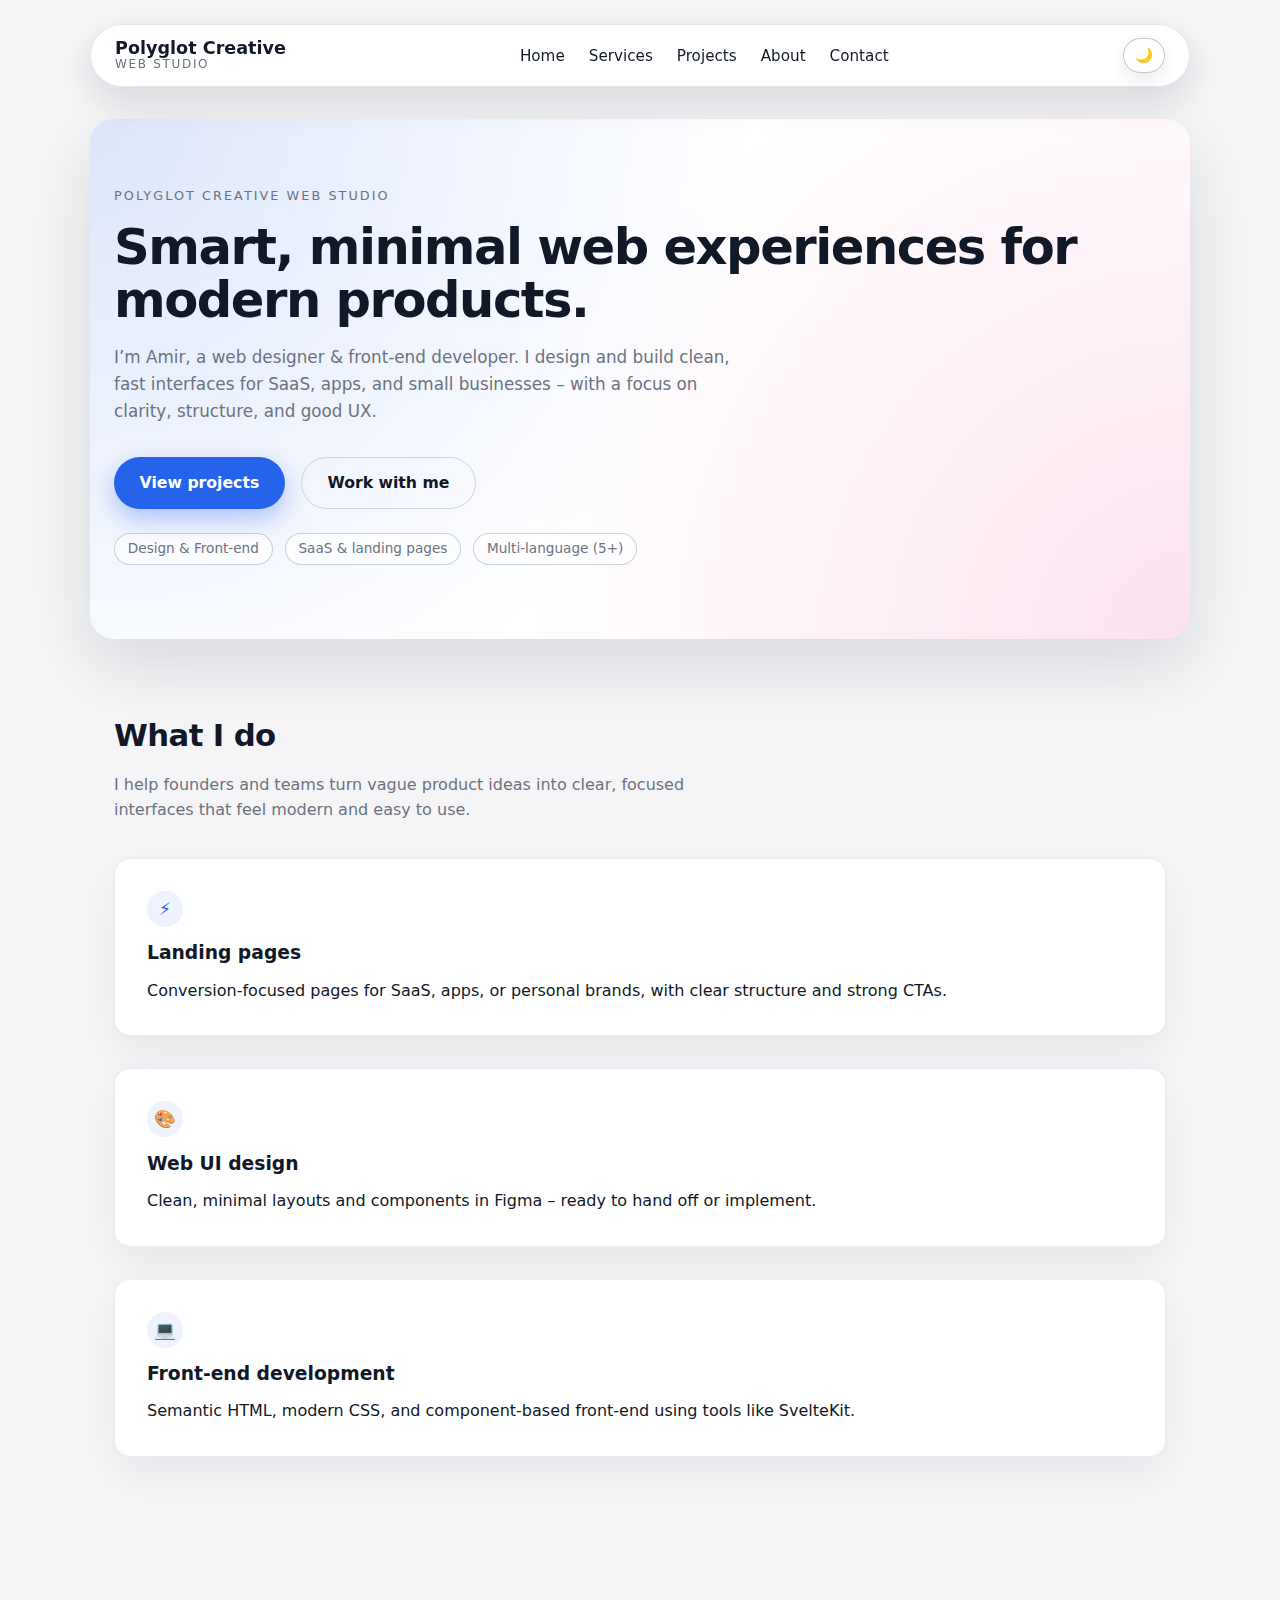
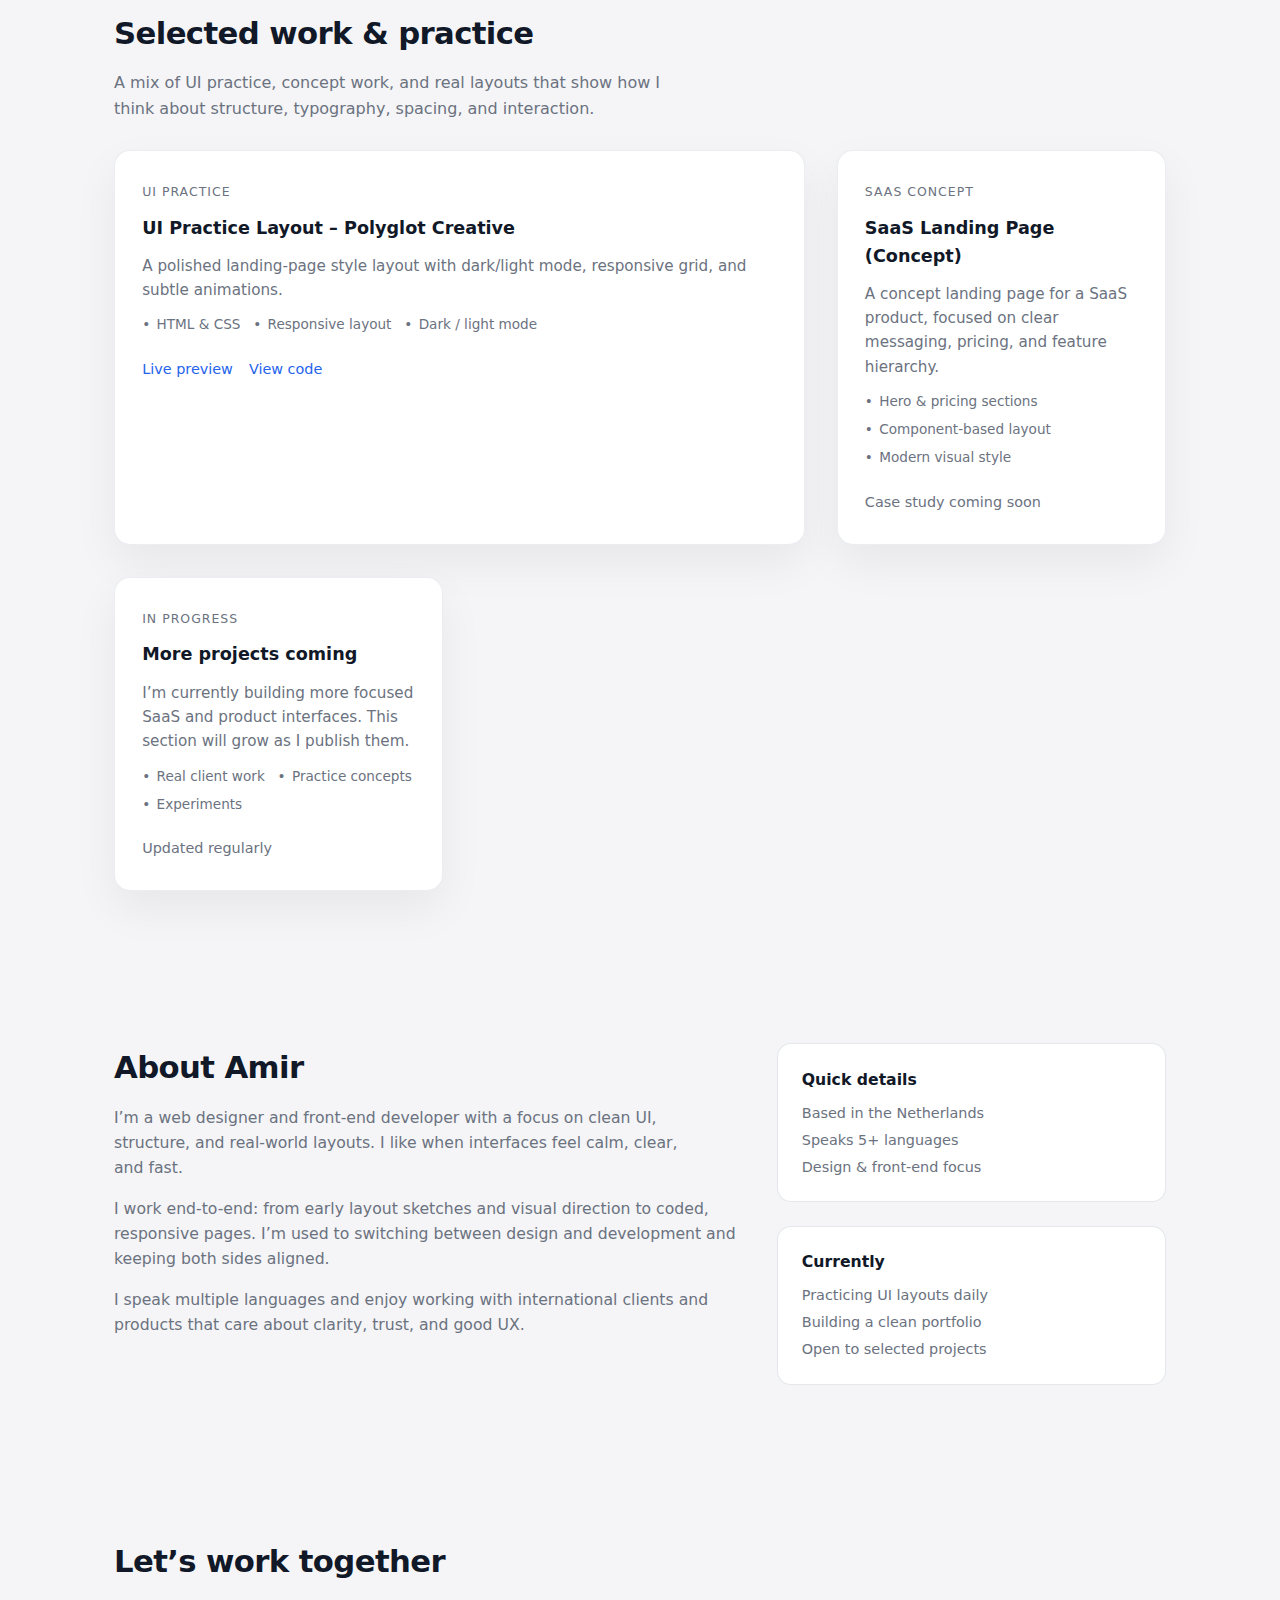
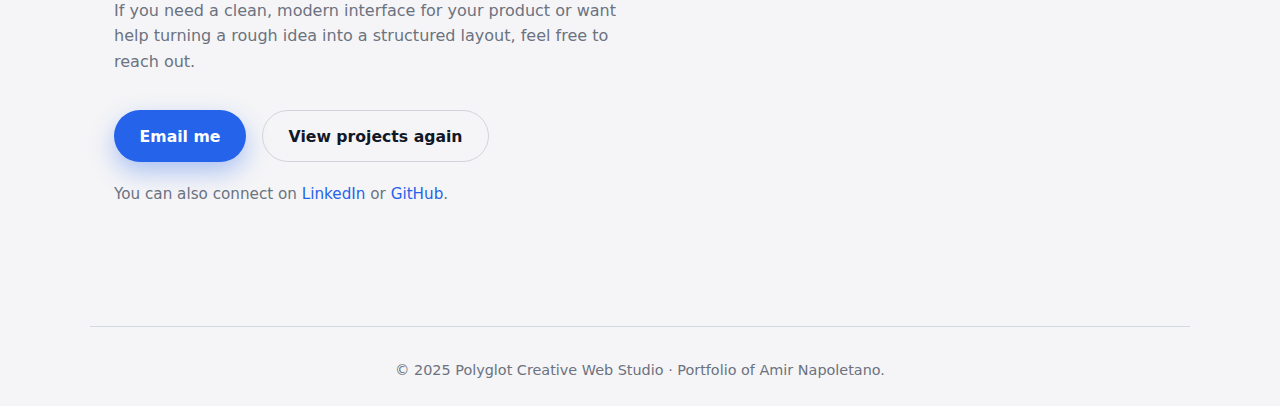
<file: index.html>
<!DOCTYPE html>
<html lang="en">
<head>
  <meta charset="UTF-8" />
  <meta name="viewport" content="width=device-width, initial-scale=1.0" />
  <title>Polyglot Creative Web Studio – Portfolio of Amir Napoletano</title>
  <link rel="stylesheet" href="style.css" />
  <script src="main.js" defer></script>
</head>
<body>
  <div class="page">
    <!-- NAVBAR -->
    <header class="site-header">
      <nav class="navbar">
        <div class="logo">
          <span class="logo-main">Polyglot Creative</span>
          <span class="logo-sub">Web Studio</span>
        </div>
        <ul class="nav-links">
          <li><a href="#hero">Home</a></li>
          <li><a href="#services">Services</a></li>
          <li><a href="#projects">Projects</a></li>
          <li><a href="#about">About</a></li>
          <li><a href="#contact">Contact</a></li>
        </ul>
        <button class="theme-toggle" type="button" aria-label="Toggle dark mode">🌙</button>
      </nav>
    </header>

    <main>
      <!-- HERO -->
      <section class="hero" id="hero">
        <p class="hero-kicker">Polyglot Creative Web Studio</p>
        <h1>Smart, minimal web experiences for modern products.</h1>
        <p class="hero-text">
          I’m Amir, a web designer &amp; front-end developer. I design and build clean, fast interfaces
          for SaaS, apps, and small businesses – with a focus on clarity, structure, and good UX.
        </p>
        <div class="hero-actions">
          <a href="#projects" class="cta">View projects</a>
          <a href="#contact" class="cta light">Work with me</a>
        </div>
        <div class="hero-meta">
          <span>Design &amp; Front-end</span>
          <span>SaaS &amp; landing pages</span>
          <span>Multi-language (5+)</span>
        </div>
      </section>

      <!-- SERVICES -->
      <section class="section services" id="services">
        <h2 class="section-title">What I do</h2>
        <p class="section-intro">
          I help founders and teams turn vague product ideas into clear, focused interfaces that feel
          modern and easy to use.
        </p>
        <div class="cards-grid">
          <article class="service-card">
            <!-- Small visual icon to quickly signal the type of service -->
            <div class="service-icon" aria-hidden="true">⚡</div>
            <h3>Landing pages</h3>
            <p>
              Conversion-focused pages for SaaS, apps, or personal brands, with clear structure and strong CTAs.
            </p>
          </article>
          <article class="service-card">
            <!-- Palette icon hinting at visual design work -->
            <div class="service-icon" aria-hidden="true">🎨</div>
            <h3>Web UI design</h3>
            <p>
              Clean, minimal layouts and components in Figma – ready to hand off or implement.
            </p>
          </article>
          <article class="service-card">
            <!-- Laptop icon to suggest coding / implementation work -->
            <div class="service-icon" aria-hidden="true">💻</div>
            <h3>Front-end development</h3>
            <p>
              Semantic HTML, modern CSS, and component-based front-end using tools like SvelteKit.
            </p>
          </article>
        </div>
      </section>

      <!-- PROJECTS -->
      <section class="section projects" id="projects">
        <h2 class="section-title">Selected work &amp; practice</h2>
        <p class="section-intro">
          A mix of UI practice, concept work, and real layouts that show how I think about structure, typography,
          spacing, and interaction.
        </p>
        <div class="cards-grid projects-grid">
          <!-- Featured project: shown larger on desktop to feel more like a case study -->
          <article class="project-card project-card--featured">
            <p class="project-tag">UI Practice</p>
            <h3 class="project-title">UI Practice Layout – Polyglot Creative</h3>
            <p class="project-description">
              A polished landing-page style layout with dark/light mode, responsive grid, and subtle animations.
            </p>
            <ul class="project-meta">
              <li>HTML &amp; CSS</li>
              <li>Responsive layout</li>
              <li>Dark / light mode</li>
            </ul>
            <div class="project-links">
              <!-- Live deployed version of the UI Practice layout -->
              <a href="https://ui-practice-fm5d4mxw5-amirdev98s-projects.vercel.app/" target="_blank" rel="noopener noreferrer">Live preview</a>
              <!-- GitHub repo with the source code for the UI Practice project -->
              <a href="https://github.com/amirnapoletano/ui-practice" target="_blank" rel="noopener noreferrer">View code</a>
            </div>
          </article>

          <!-- Placeholder for future project -->
          <article class="project-card">
            <p class="project-tag">SaaS Concept</p>
            <h3 class="project-title">SaaS Landing Page (Concept)</h3>
            <p class="project-description">
              A concept landing page for a SaaS product, focused on clear messaging, pricing, and feature hierarchy.
            </p>
            <ul class="project-meta">
              <li>Hero &amp; pricing sections</li>
              <li>Component-based layout</li>
              <li>Modern visual style</li>
            </ul>
            <div class="project-links">
              <span class="project-soon">Case study coming soon</span>
            </div>
          </article>

          <article class="project-card">
            <p class="project-tag">In progress</p>
            <h3 class="project-title">More projects coming</h3>
            <p class="project-description">
              I’m currently building more focused SaaS and product interfaces. This section will grow as I publish them.
            </p>
            <ul class="project-meta">
              <li>Real client work</li>
              <li>Practice concepts</li>
              <li>Experiments</li>
            </ul>
            <div class="project-links">
              <span class="project-soon">Updated regularly</span>
            </div>
          </article>
        </div>
      </section>

      <!-- ABOUT -->
      <section class="section about" id="about">
        <div class="about-main">
          <h2 class="section-title">About Amir</h2>
          <p class="section-intro">
            I’m a web designer and front-end developer with a focus on clean UI, structure, and real-world layouts.
            I like when interfaces feel calm, clear, and fast.
          </p>
          <p>
            I work end-to-end: from early layout sketches and visual direction to coded, responsive pages.
            I’m used to switching between design and development and keeping both sides aligned.
          </p>
          <p>
            I speak multiple languages and enjoy working with international clients and products that care about
            clarity, trust, and good UX.
          </p>
        </div>
        <aside class="about-side">
          <div class="about-block">
            <h3>Quick details</h3>
            <ul>
              <li>Based in the Netherlands</li>
              <li>Speaks 5+ languages</li>
              <li>Design &amp; front-end focus</li>
            </ul>
          </div>
          <div class="about-block">
            <h3>Currently</h3>
            <ul>
              <li>Practicing UI layouts daily</li>
              <li>Building a clean portfolio</li>
              <li>Open to selected projects</li>
            </ul>
          </div>
        </aside>
      </section>

      <!-- CONTACT -->
      <section class="section contact" id="contact">
        <h2 class="section-title">Let’s work together</h2>
        <p class="section-intro">
          If you need a clean, modern interface for your product or want help turning a rough idea into a structured
          layout, feel free to reach out.
        </p>
        <!-- Primary contact actions: direct email + a soft CTA to re-check projects -->
        <div class="contact-actions">
          <a class="cta" href="mailto:your@email.com">Email me</a>
          <a class="cta light" href="#projects">View projects again</a>
        </div>
        <!-- Secondary links: where people can learn more about you over time -->
        <p class="contact-note">
          You can also connect on <a href="#" target="_blank" rel="noopener noreferrer">LinkedIn</a> or
          <a href="#" target="_blank" rel="noopener noreferrer">GitHub</a>.
        </p>
      </section>
    </main>

    <footer class="footer">
      <p>© 2025 Polyglot Creative Web Studio · Portfolio of Amir Napoletano.</p>
    </footer>
  </div>
</body>
</html>
</file>
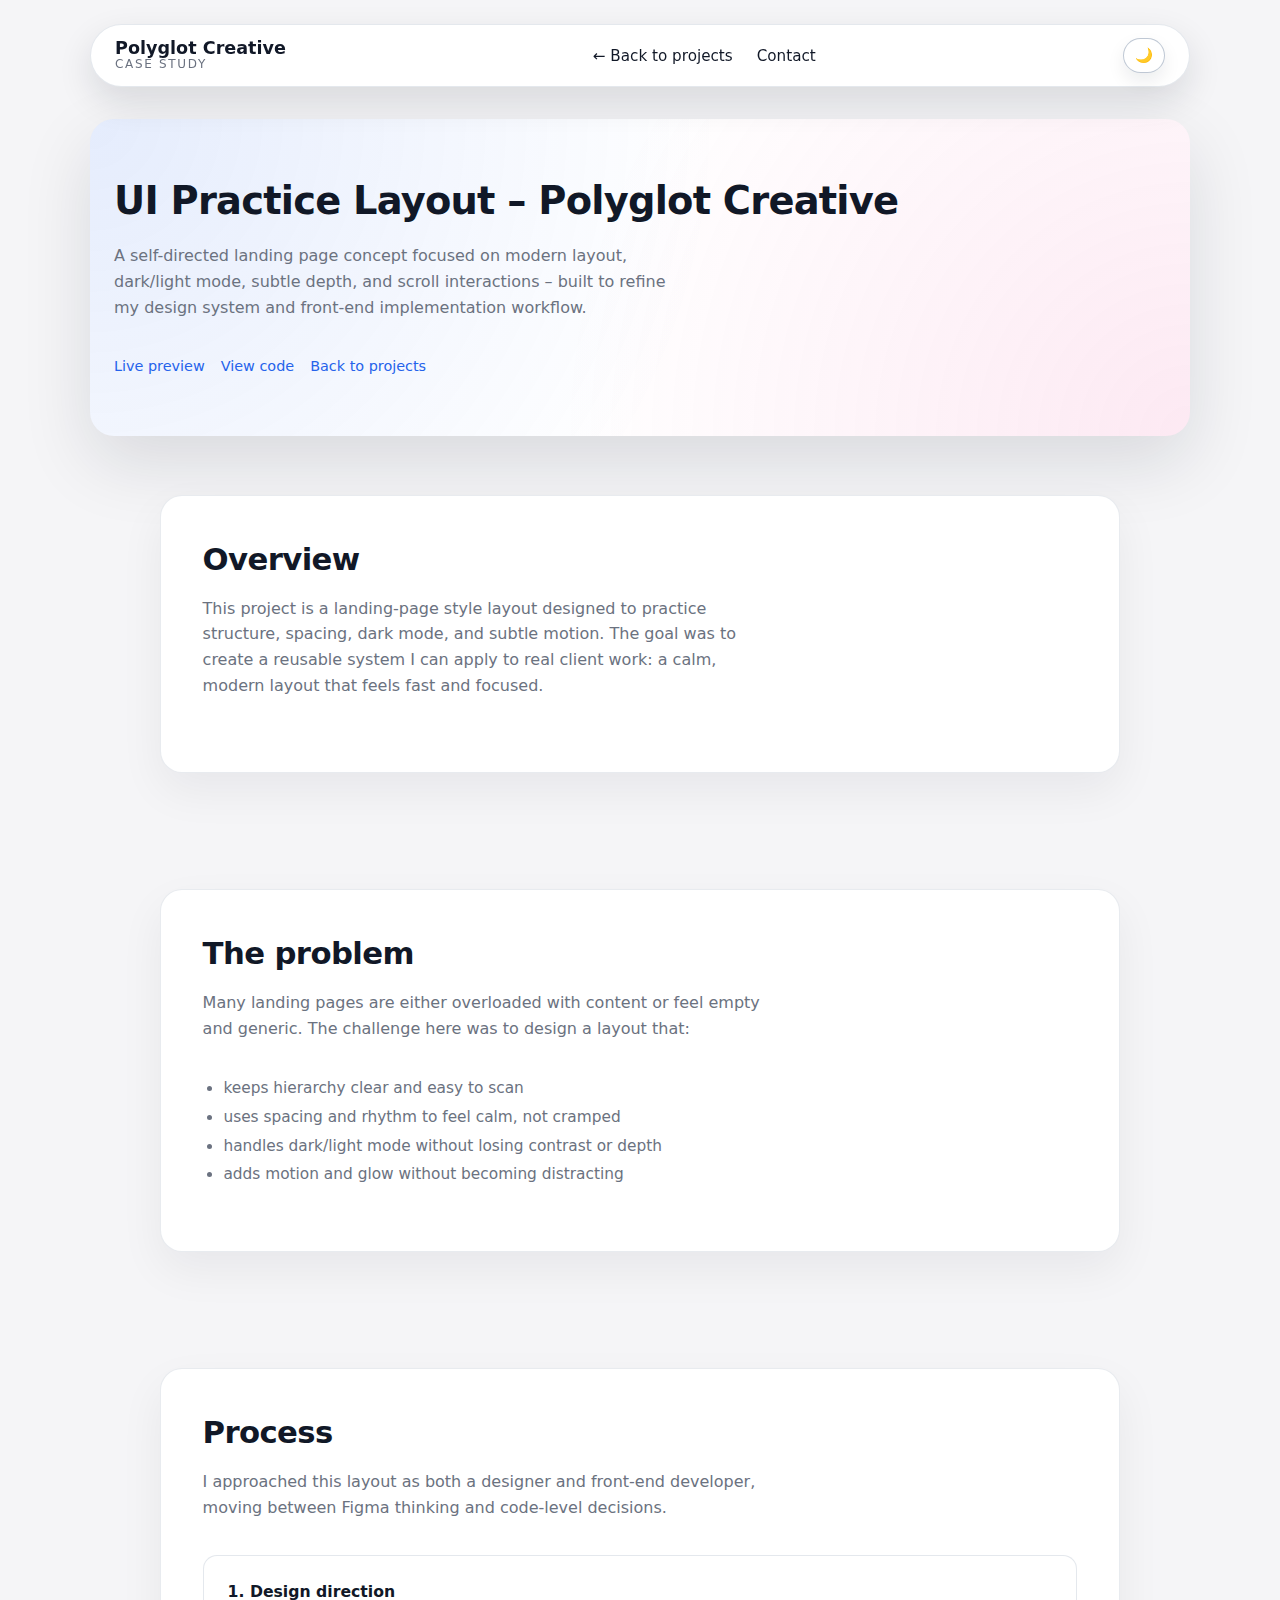
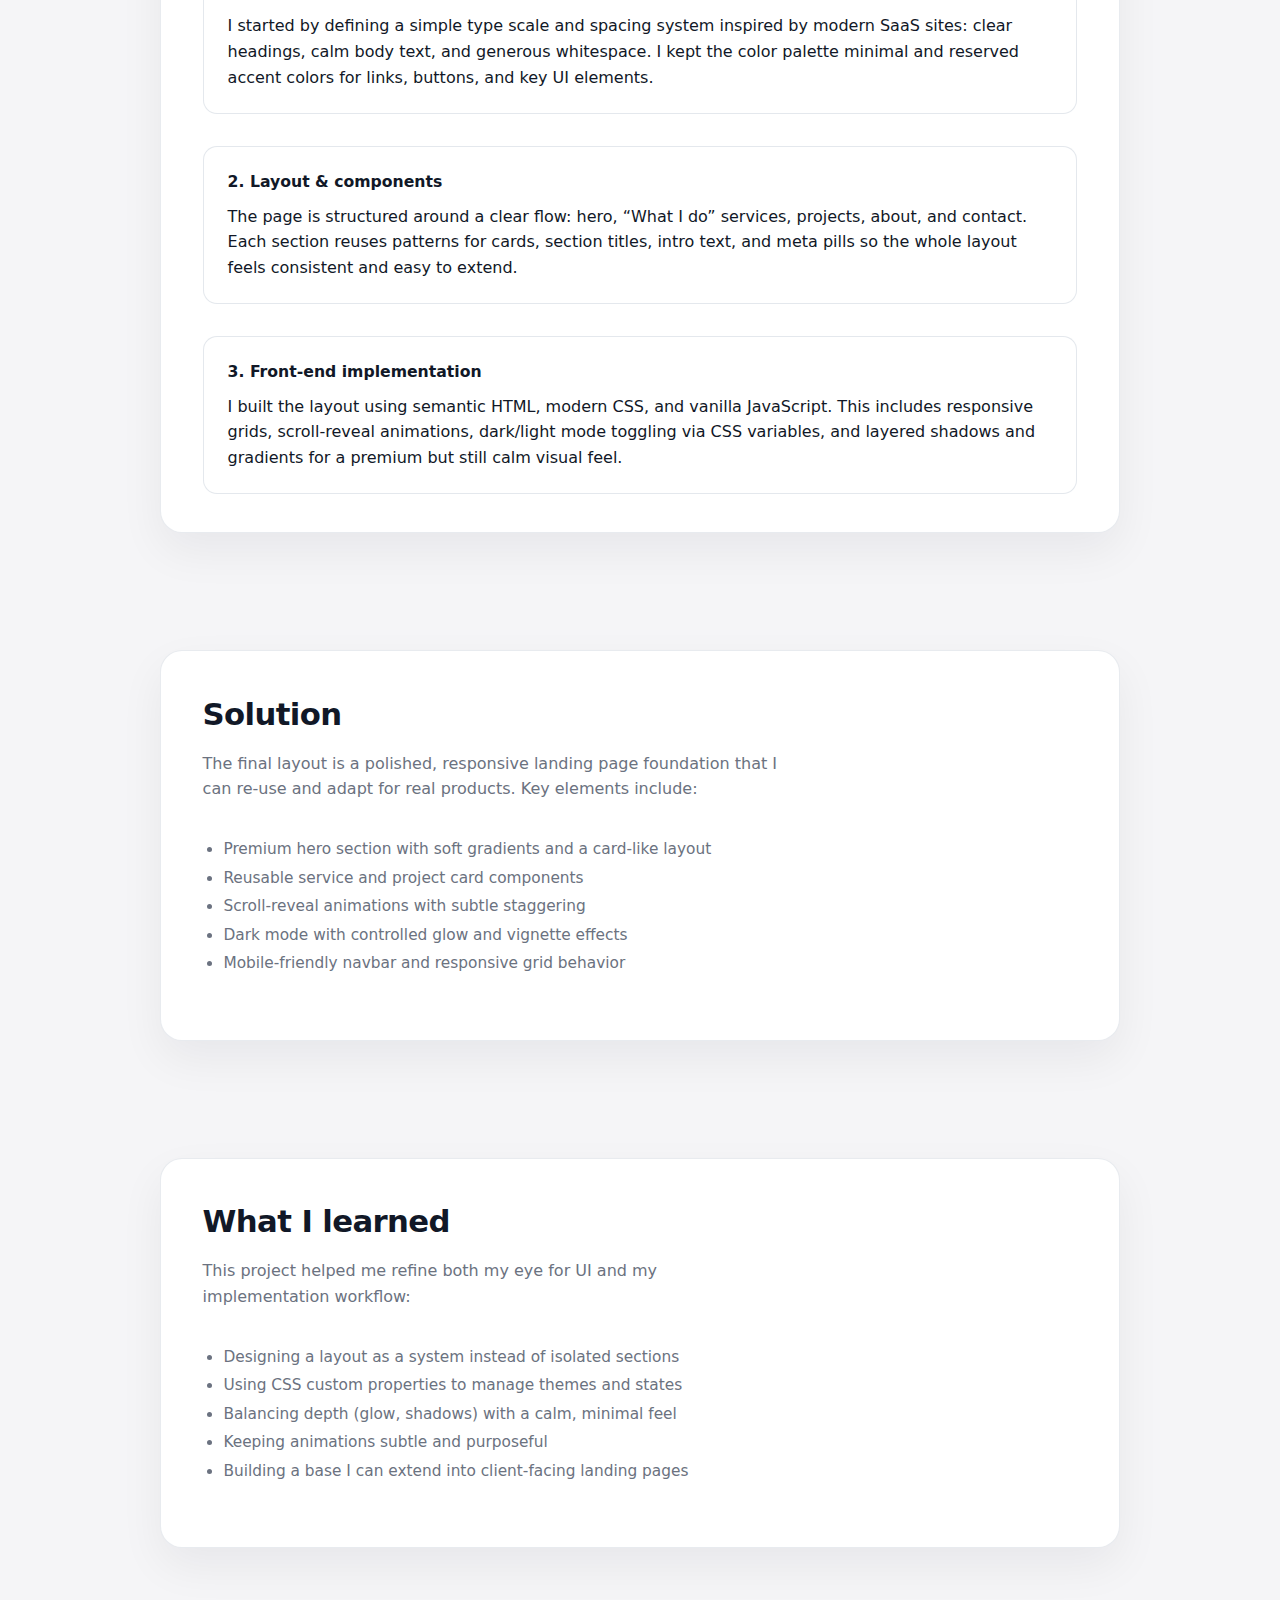
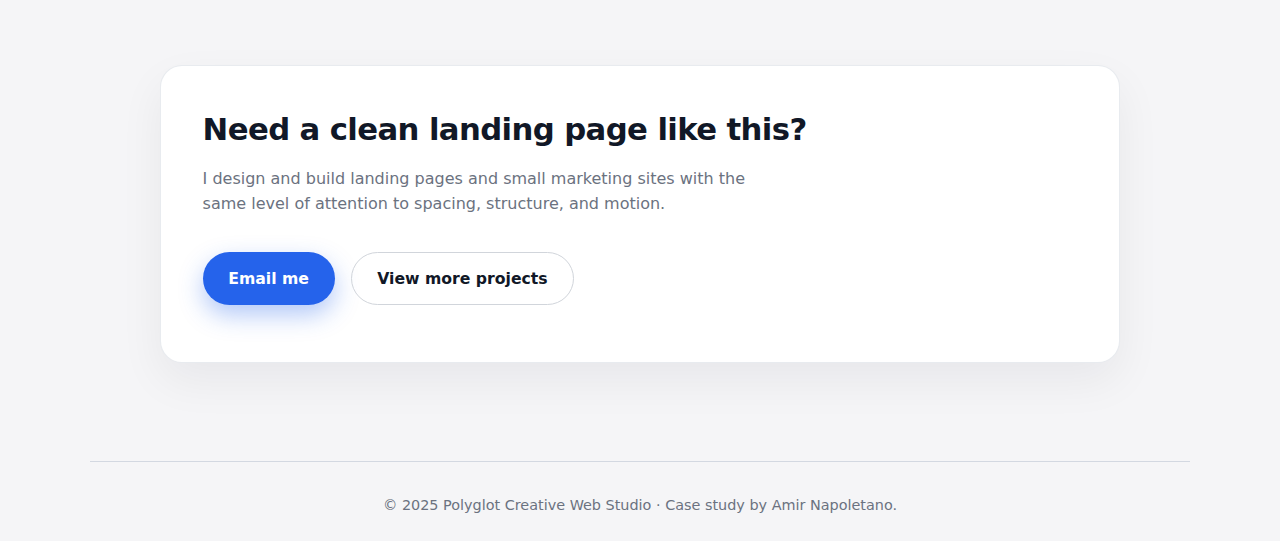
<file: case-study-ui-practice.html>
<!DOCTYPE html>
<html lang="en">
<head>
  <meta charset="UTF-8" />
  <meta name="viewport" content="width=device-width, initial-scale=1.0" />
  <title>Case Study – UI Practice Layout · Polyglot Creative</title>
  <link rel="stylesheet" href="style.css" />
  <script src="main.js" defer></script>
</head>
<body class="page-detail">
  <div class="page">
    <!-- Simple navbar reusing the same styles -->
    <header class="site-header">
      <nav class="navbar">
        <div class="logo">
          <span class="logo-main">Polyglot Creative</span>
          <span class="logo-sub">Case Study</span>
        </div>
        <ul class="nav-links">
          <li><a href="index.html#projects">← Back to projects</a></li>
          <li><a href="index.html#contact">Contact</a></li>
        </ul>
        <button class="theme-toggle" type="button" aria-label="Toggle dark mode">🌙</button>
      </nav>
    </header>

    <main>
      <!-- CASE STUDY HERO -->
      <section class="section">
        <h1 class="section-title">UI Practice Layout – Polyglot Creative</h1>
        <p class="section-intro">
          A self-directed landing page concept focused on modern layout, dark/light mode, subtle depth,
          and scroll interactions – built to refine my design system and front-end implementation workflow.
        </p>
        <div class="project-links">
          <a href="https://ui-practice-phi.vercel.app/" target="_blank" rel="noopener noreferrer">Live preview</a>
          <a href="https://github.com/amirnapoletano/ui-practice" target="_blank" rel="noopener noreferrer">View code</a>
          <a href="index.html#projects">Back to projects</a>
        </div>
      </section>

            <!-- OVERVIEW -->
      <section class="section">
        <div class="detail-block detail-block--left">
          <h2 class="section-title">Overview</h2>
          <p class="section-intro">
            This project is a landing-page style layout designed to practice structure, spacing, dark mode, and
            subtle motion. The goal was to create a reusable system I can apply to real client work: a calm,
            modern layout that feels fast and focused.
          </p>
        </div>
      </section>

            <!-- PROBLEM -->
      <section class="section">
        <div class="detail-block detail-block--right">
          <h2 class="section-title">The problem</h2>
          <p class="section-intro">
            Many landing pages are either overloaded with content or feel empty and generic. The challenge here was
            to design a layout that:
          </p>
          <ul class="detail-list">
            <li>keeps hierarchy clear and easy to scan</li>
            <li>uses spacing and rhythm to feel calm, not cramped</li>
            <li>handles dark/light mode without losing contrast or depth</li>
            <li>adds motion and glow without becoming distracting</li>
          </ul>
        </div>
      </section>

      <!-- PROCESS -->
      <section class="section">
        <div class="detail-block detail-block--left">
          <h2 class="section-title">Process</h2>
          <p class="section-intro">
            I approached this layout as both a designer and front-end developer, moving between Figma thinking
            and code-level decisions.
          </p>

        <div class="cards-grid">
          <article class="about-block">
            <h3>1. Design direction</h3>
            <p>
              I started by defining a simple type scale and spacing system inspired by modern SaaS sites:
              clear headings, calm body text, and generous whitespace. I kept the color palette minimal
              and reserved accent colors for links, buttons, and key UI elements.
            </p>
          </article>

          <article class="about-block">
            <h3>2. Layout & components</h3>
            <p>
              The page is structured around a clear flow: hero, “What I do” services, projects, about, and contact.
              Each section reuses patterns for cards, section titles, intro text, and meta pills so the whole layout
              feels consistent and easy to extend.
            </p>
          </article>

          <article class="about-block">
            <h3>3. Front-end implementation</h3>
            <p>
              I built the layout using semantic HTML, modern CSS, and vanilla JavaScript. This includes responsive
              grids, scroll-reveal animations, dark/light mode toggling via CSS variables, and layered shadows and
              gradients for a premium but still calm visual feel.
            </p>
          </article>
        </div>
        </div>
      </section>

      <!-- SOLUTION -->
      <section class="section">
        <div class="detail-block detail-block--right">
          <h2 class="section-title">Solution</h2>
          <p class="section-intro">
            The final layout is a polished, responsive landing page foundation that I can re-use and adapt for real
            products. Key elements include:
          </p>
        <ul class="detail-list">
          <li>Premium hero section with soft gradients and a card-like layout</li>
          <li>Reusable service and project card components</li>
          <li>Scroll-reveal animations with subtle staggering</li>
          <li>Dark mode with controlled glow and vignette effects</li>
          <li>Mobile-friendly navbar and responsive grid behavior</li>
        </ul>
        </div>
      </section>

      <!-- LEARNINGS -->
            <section class="section">
        <div class="detail-block detail-block--left">
          <h2 class="section-title">What I learned</h2>
          <p class="section-intro">
            This project helped me refine both my eye for UI and my implementation workflow:
          </p>
        <ul class="detail-list">
          <li>Designing a layout as a system instead of isolated sections</li>
          <li>Using CSS custom properties to manage themes and states</li>
          <li>Balancing depth (glow, shadows) with a calm, minimal feel</li>
          <li>Keeping animations subtle and purposeful</li>
          <li>Building a base I can extend into client-facing landing pages</li>
        </ul>
        </div>
      </section>

      <!-- CTA -->
      <section class="section">
        <div class="detail-block detail-block--center">
          <h2 class="section-title">Need a clean landing page like this?</h2>
          <p class="section-intro">
            I design and build landing pages and small marketing sites with the same level of attention to spacing,
            structure, and motion.
          </p>
        <div class="contact-actions">
          <a class="cta" href="mailto:amirnapoletano@gmail.com">Email me</a>
          <a class="cta light" href="index.html#projects">View more projects</a>
        </div>
        </div>
      </section>
    </main>

    <footer class="footer">
      <p>© 2025 Polyglot Creative Web Studio · Case study by Amir Napoletano.</p>
    </footer>
  </div>
</body>
</html>
</file>
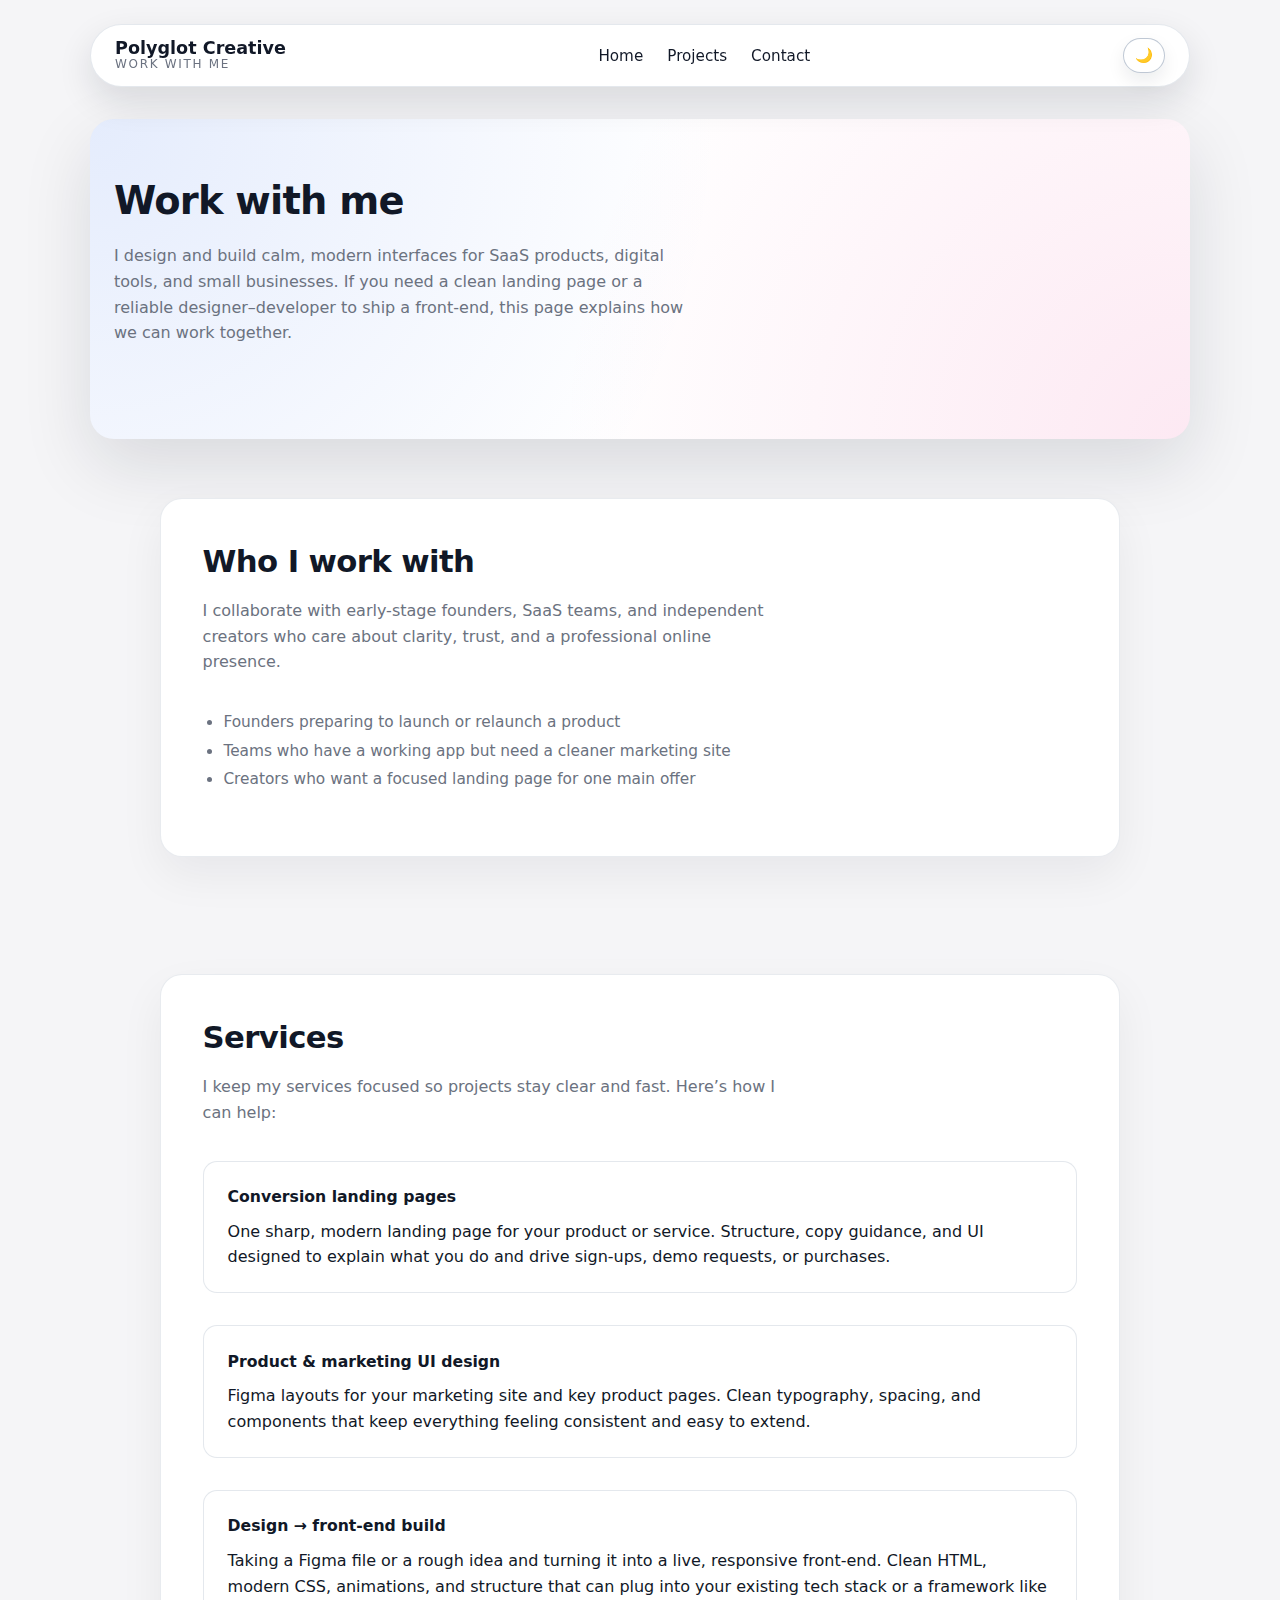
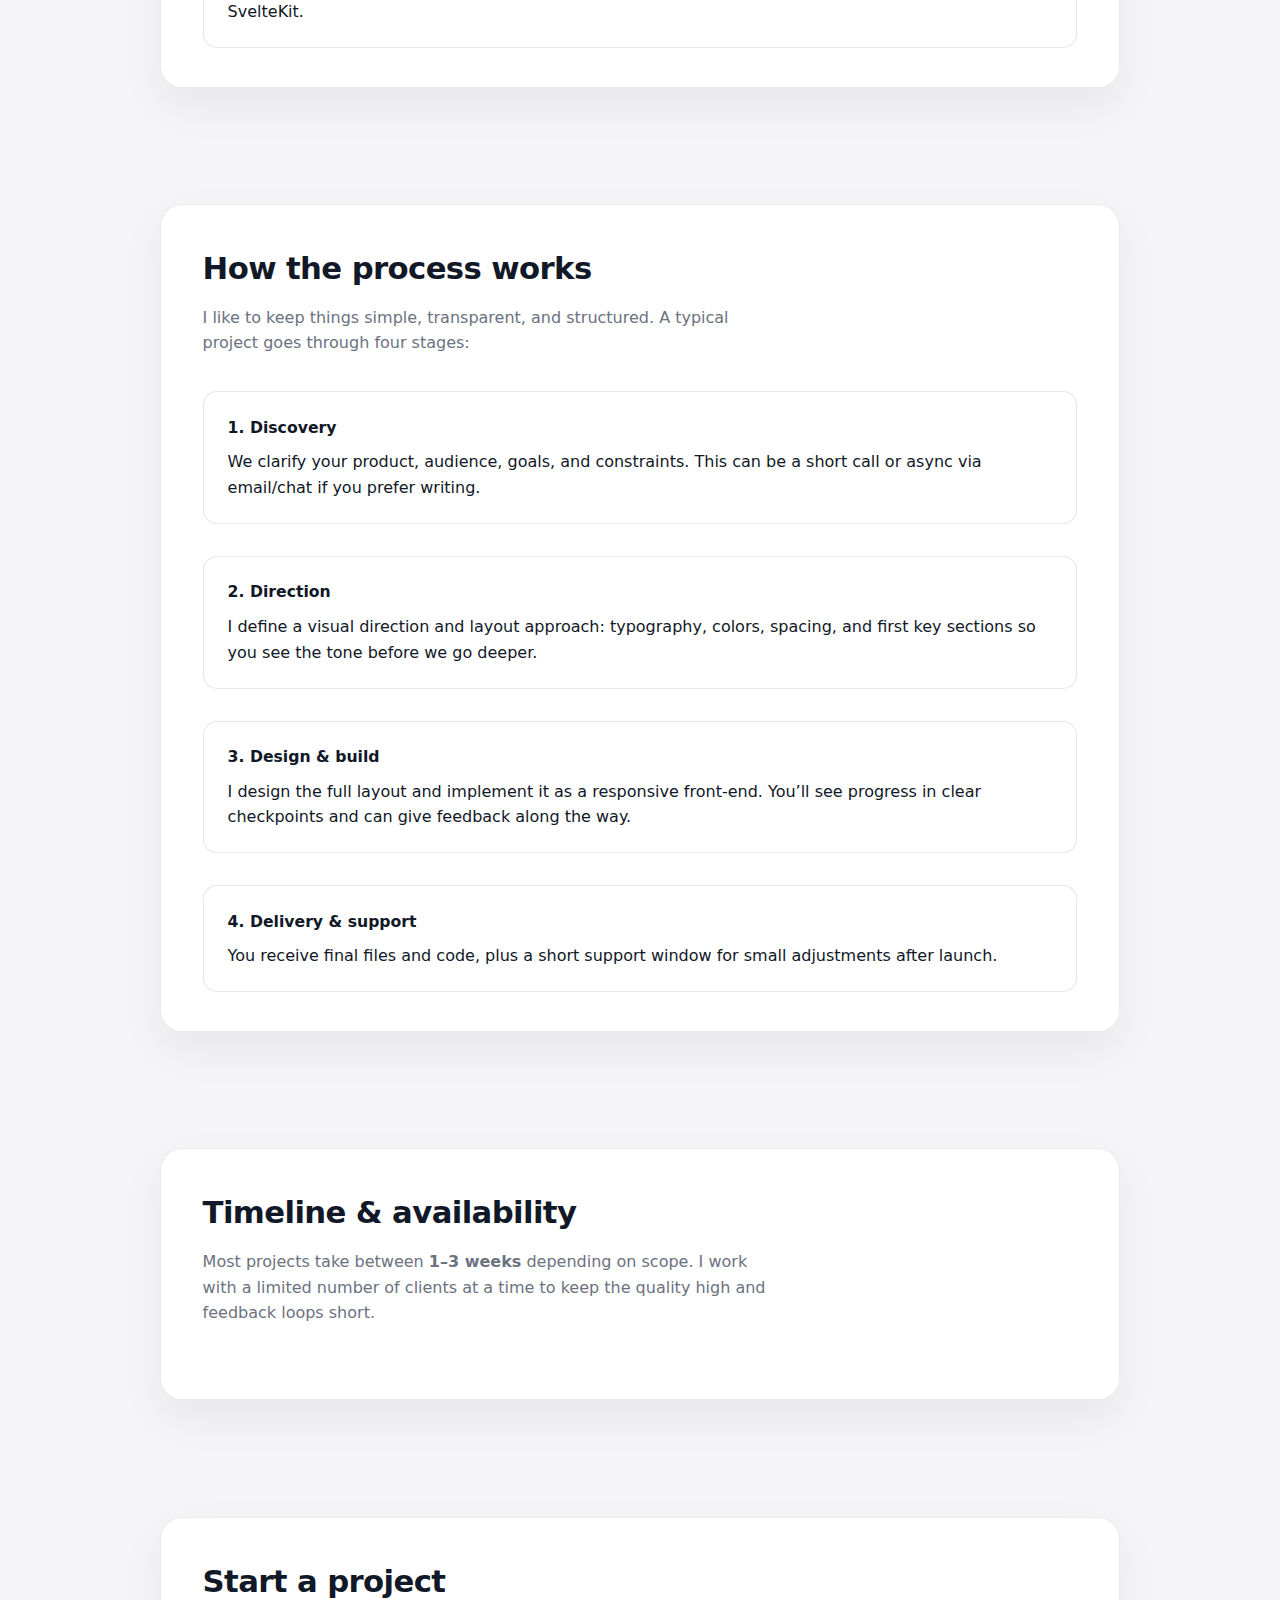
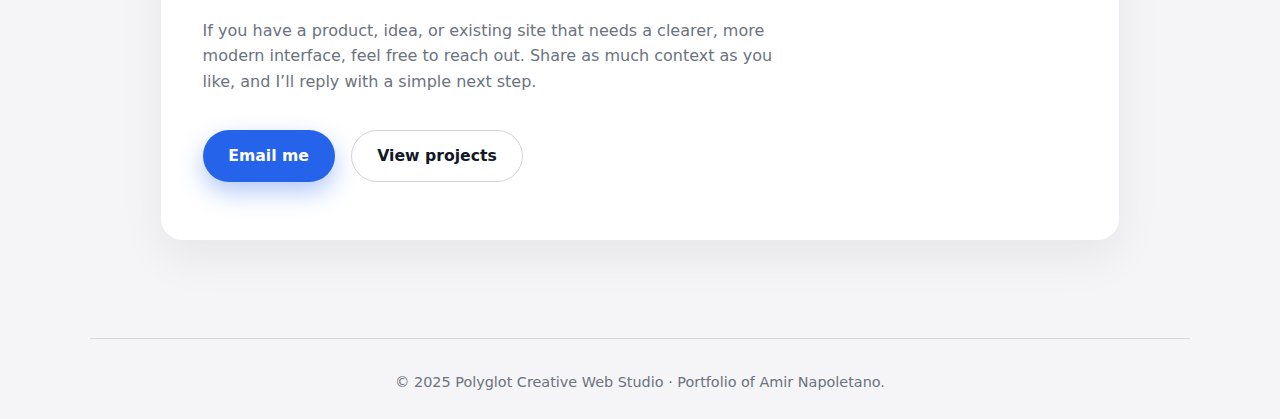
<file: work-with-me.html>
<!DOCTYPE html>
<html lang="en">
<head>
  <meta charset="UTF-8" />
  <meta name="viewport" content="width=device-width, initial-scale=1.0" />
  <title>Work With Me · Polyglot Creative</title>
  <link rel="stylesheet" href="style.css" />
  <script src="main.js" defer></script>
</head>
<body class="page-detail">
  <div class="page">
    <!-- NAVBAR (simple variation pointing back home) -->
    <header class="site-header">
      <nav class="navbar">
        <div class="logo">
          <span class="logo-main">Polyglot Creative</span>
          <span class="logo-sub">Work with me</span>
        </div>
        <ul class="nav-links">
          <li><a href="index.html#hero">Home</a></li>
          <li><a href="index.html#projects">Projects</a></li>
          <li><a href="index.html#contact">Contact</a></li>
        </ul>
        <button class="theme-toggle" type="button" aria-label="Toggle dark mode">🌙</button>
      </nav>
    </header>

    <main>
      <!-- HERO / INTRO -->
      <section class="section">
        <h1 class="section-title">Work with me</h1>
        <p class="section-intro">
          I design and build calm, modern interfaces for SaaS products, digital tools, and small businesses.
          If you need a clean landing page or a reliable designer–developer to ship a front-end, this page
          explains how we can work together.
        </p>
      </section>

      <!-- WHO I WORK WITH -->
      <section class="section">
        <div class="detail-block detail-block--left">
        <h2 class="section-title">Who I work with</h2>
        <p class="section-intro">
          I collaborate with early-stage founders, SaaS teams, and independent creators who care about clarity,
          trust, and a professional online presence.
        </p>
        <ul class="detail-list">
          <li>Founders preparing to launch or relaunch a product</li>
          <li>Teams who have a working app but need a cleaner marketing site</li>
          <li>Creators who want a focused landing page for one main offer</li>
        </ul>
        </div>
      </section>

      <!-- SERVICES SUMMARY -->
      <section class="section">
                <div class="detail-block detail-block--right">
        <h2 class="section-title">Services</h2>
        <p class="section-intro">
          I keep my services focused so projects stay clear and fast. Here’s how I can help:
        </p>
        <div class="cards-grid">
          <article class="about-block">
            <h3>Conversion landing pages</h3>
            <p>
              One sharp, modern landing page for your product or service. Structure, copy guidance, and UI designed
              to explain what you do and drive sign-ups, demo requests, or purchases.
            </p>
          </article>
          <article class="about-block">
            <h3>Product &amp; marketing UI design</h3>
            <p>
              Figma layouts for your marketing site and key product pages. Clean typography, spacing, and components
              that keep everything feeling consistent and easy to extend.
            </p>
          </article>
          <article class="about-block">
            <h3>Design → front-end build</h3>
            <p>
              Taking a Figma file or a rough idea and turning it into a live, responsive front-end. Clean HTML,
              modern CSS, animations, and structure that can plug into your existing tech stack or a framework
              like SvelteKit.
            </p>
          </article>
        </div>
        </div>
      </section>

      <!-- PROCESS -->
      <section class="section">
        <div class="detail-block detail-block--left">
        <h2 class="section-title">How the process works</h2>
        <p class="section-intro">
          I like to keep things simple, transparent, and structured. A typical project goes through four stages:
        </p>
        <div class="cards-grid">
          <article class="about-block">
            <h3>1. Discovery</h3>
            <p>
              We clarify your product, audience, goals, and constraints. This can be a short call or async via
              email/chat if you prefer writing.
            </p>
          </article>
          <article class="about-block">
            <h3>2. Direction</h3>
            <p>
              I define a visual direction and layout approach: typography, colors, spacing, and first key sections
              so you see the tone before we go deeper.
            </p>
          </article>
          <article class="about-block">
            <h3>3. Design &amp; build</h3>
            <p>
              I design the full layout and implement it as a responsive front-end. You’ll see progress in clear
              checkpoints and can give feedback along the way.
            </p>
          </article>
          <article class="about-block">
            <h3>4. Delivery &amp; support</h3>
            <p>
              You receive final files and code, plus a short support window for small adjustments after launch.
            </p>
          </article>
        </div>
        </div>
      </section>

      <!-- TIMELINE & AVAILABILITY -->
      <section class="section">
        <div class="detail-block detail-block--right">
        <h2 class="section-title">Timeline & availability</h2>
        <p class="section-intro">
          Most projects take between <strong>1–3 weeks</strong> depending on scope. I work with a limited number
          of clients at a time to keep the quality high and feedback loops short.
        </p>
        </div>
      </section>

      <!-- CTA -->
      <section class="section">
                <div class="detail-block detail-block--center">
        <h2 class="section-title">Start a project</h2>
        <p class="section-intro">
          If you have a product, idea, or existing site that needs a clearer, more modern interface, feel free
          to reach out. Share as much context as you like, and I’ll reply with a simple next step.
        </p>
        <div class="contact-actions">
          <a class="cta" href="mailto:amirnapoletano@gmail.com">Email me</a>
          <a class="cta light" href="index.html#projects">View projects</a>
        </div>
        </div>
      </section>
    </main>

    <footer class="footer">
      <p>© 2025 Polyglot Creative Web Studio · Portfolio of Amir Napoletano.</p>
    </footer>
  </div>
</body>
</html>
</file>
<file: style.css>
:root {
  --max-width: 1100px;
  --padding: 1.5rem;
  --font-main: system-ui, -apple-system, BlinkMacSystemFont, "SF Pro Text", sans-serif;

  --color-bg: #f5f5f7;
  --color-surface: #ffffff;
  --color-primary: #111827;
  --color-accent: #2563eb;
  --color-text-main: #111827;
  --color-text-muted: #6b7280;
}

*,
*::before,
*::after {
  box-sizing: border-box;
  margin: 0;
  padding: 0;
}

html {
  scroll-behavior: smooth;
}

body {
  font-family: var(--font-main);
  background: var(--color-bg);
  color: var(--color-text-main);
  padding: var(--padding);
  line-height: 1.6;
}

.page {
  max-width: var(--max-width);
  margin: 0 auto;
}

/* NAVBAR */

.site-header {
  position: sticky;
  top: 0.75rem;
  z-index: 20;
}

.navbar {
  display: flex;
  align-items: center;
  justify-content: space-between;
  gap: 1.5rem;
  padding: 0.8rem 1.5rem;
  border-radius: 999px;
  background-color: var(--color-surface);
  border: 1px solid rgba(148, 163, 184, 0.25);
  box-shadow: 0 14px 35px rgba(15, 23, 42, 0.12);
  backdrop-filter: blur(12px);
}

.logo {
  display: flex;
  flex-direction: column;
  line-height: 1.1;
}

.logo-main {
  font-weight: 700;
  font-size: 1.1rem;
}

.logo-sub {
  font-size: 0.75rem;
  letter-spacing: 0.14em;
  text-transform: uppercase;
  color: var(--color-text-muted);
}

.nav-links {
  display: flex;
  list-style: none;
  gap: 1.5rem;
}

.nav-links a {
  text-decoration: none;
  color: var(--color-text-main);
  font-weight: 500;
  position: relative;
  font-size: 0.95rem;
  transition: color 0.2s ease;
}

.nav-links a::after {
  content: "";
  position: absolute;
  left: 0;
  bottom: -0.3rem;
  width: 0;
  height: 2px;
  background: var(--color-accent);
  transition: width 0.2s ease;
}

.nav-links a:hover {
  color: var(--color-accent);
}

.nav-links a:hover::after {
  width: 100%;
}

.nav-links a:focus-visible {
  outline: 2px solid rgba(37, 99, 235, 0.9);
  outline-offset: 3px;
  border-radius: 999px;
}

.theme-toggle {
  border: 1px solid rgba(148, 163, 184, 0.6);
  background: rgba(255, 255, 255, 0.9);
  border-radius: 999px;
  padding: 0.3rem 0.7rem;
  font-size: 0.9rem;
  cursor: pointer;
  display: flex;
  align-items: center;
  justify-content: center;
  min-width: 2.2rem;
  min-height: 2.2rem;
  box-shadow: 0 8px 18px rgba(15, 23, 42, 0.08);
  transition: background-color 0.2s ease, color 0.2s ease, border-color 0.2s ease,
    box-shadow 0.2s ease, transform 0.1s ease;
}

.theme-toggle:hover {
  background: #e5e7eb;
  transform: translateY(-1px);
  box-shadow: 0 12px 26px rgba(15, 23, 42, 0.12);
}

/* HERO */

.hero {
  margin-top: 2rem;
  padding: 4.2rem 1.5rem 4.6rem;
  border-radius: 24px;
  background:
    radial-gradient(circle at top left, rgba(37, 99, 235, 0.16), transparent 55%),
    radial-gradient(circle at bottom right, rgba(236, 72, 153, 0.16), transparent 55%),
    var(--color-surface);
  box-shadow: 0 26px 70px rgba(15, 23, 42, 0.12);
  text-align: left;
}

.hero-kicker {
  font-size: 0.8rem;
  text-transform: uppercase;
  letter-spacing: 0.16em;
  color: var(--color-text-muted);
  margin-bottom: 0.9rem;
}

.hero h1 {
  font-size: clamp(2.2rem, 4vw, 3.1rem);
  letter-spacing: -0.03em;
  line-height: 1.08;
  margin-bottom: 1rem;
}

.hero-text {
  font-size: 1.05rem;
  max-width: 620px;
  color: var(--color-text-muted);
  margin-bottom: 2rem;
}

.hero-actions {
  display: flex;
  gap: 1rem;
  flex-wrap: wrap;
  margin-bottom: 1.5rem;
}

.hero-meta {
  display: flex;
  flex-wrap: wrap;
  gap: 0.75rem;
  font-size: 0.85rem;
  color: var(--color-text-muted);
}

.hero-meta span {
  border-radius: 999px;
  border: 1px solid rgba(148, 163, 184, 0.5);
  padding: 0.25rem 0.8rem;
  background: rgba(255, 255, 255, 0.7);
}

/* Improve hero pills visibility in dark mode */
body.dark .hero-meta span {
  background: rgba(15, 23, 42, 0.92);
  border-color: rgba(148, 163, 184, 0.75);
  color: var(--color-text-main);
}

/* CTAs */

.cta {
  display: inline-flex;
  align-items: center;
  justify-content: center;
  padding: 0.8rem 1.6rem;
  font-size: 0.98rem;
  font-weight: 600;
  background: var(--color-accent);
  color: #ffffff;
  border-radius: 999px;
  border: none;
  text-decoration: none;
  cursor: pointer;
  box-shadow: 0 10px 25px rgba(37, 99, 235, 0.35);
  transform: translateY(0);
  transition: background-color 0.2s ease, transform 0.2s ease, box-shadow 0.2s ease;
}

.cta:hover {
  background: #1d4ed8;
  transform: translateY(-2px);
  box-shadow: 0 14px 35px rgba(37, 99, 235, 0.45);
}

.cta:active {
  transform: translateY(0);
  box-shadow: 0 6px 18px rgba(37, 99, 235, 0.3);
  filter: brightness(0.96);
}

.cta.light {
  background: transparent;
  color: var(--color-primary);
  border: 1px solid #d1d5db;
  box-shadow: none;
}

.cta.light:hover {
  background: rgba(243, 244, 246, 0.95);
}

/* Dark mode – outlined CTA stays readable */
body.dark .cta.light {
  /* Keep it as an outline button on dark background */
  background: transparent;
  color: var(--color-text-main);              /* light text */
  border-color: rgba(148, 163, 184, 0.8);     /* slightly stronger border */
}

/* Dark mode hover: darker pill, still high contrast */
body.dark .cta.light:hover {
  background: rgba(15, 23, 42, 0.95);         /* deep navy pill */
  color: var(--color-text-main);              /* stay light text */
  border-color: rgba(148, 163, 184, 1);       /* a bit crisper on hover */
}

/* GENERIC SECTIONS */

.section {
  padding: 4.5rem 1.5rem 5rem;
}

.section-title {
  font-size: clamp(1.8rem, 2.4vw, 2.1rem);
  margin-bottom: 0.75rem;
  letter-spacing: -0.02em;
}

.section-intro {
  max-width: 580px;
  font-size: 1rem;
  color: var(--color-text-muted);
  margin-bottom: 2.2rem;
}

/* =========================================================
   DETAIL PAGES (case studies, Work With Me)
   ---------------------------------------------------------
   Applies to any page whose <body> has class="page-detail".
   Keeps things narrower, with a soft hero card at the top
   so it feels consistent with the main hero.
   ========================================================= */

body.page-detail .section {
  /* Slightly tighter vertical rhythm than homepage sections */
  padding-block: 3.2rem 3.6rem;
}

/* First section = hero-style card */
body.page-detail .section:first-of-type {
  margin-top: 2rem;
  border-radius: 24px;
  background:
    radial-gradient(circle at top left, rgba(37, 99, 235, 0.12), transparent 55%),
    radial-gradient(circle at bottom right, rgba(236, 72, 153, 0.12), transparent 55%),
    var(--color-surface);
  box-shadow: 0 26px 70px rgba(15, 23, 42, 0.12);
}

/* Dark-mode version of that hero card */
body.dark.page-detail .section:first-of-type {
  background:
    radial-gradient(circle at 20% 0%, rgba(56, 189, 248, 0.18), transparent 65%),
    radial-gradient(circle at 80% 100%, rgba(244, 114, 182, 0.16), transparent 65%),
    rgba(2, 6, 23, 0.96);
  box-shadow:
    0 40px 90px rgba(0, 0, 0, 0.7),
    0 0 120px rgba(56, 189, 248, 0.12);
}

/* Make the very first heading feel a bit more "hero" */
body.page-detail .section:first-of-type .section-title {
  font-size: clamp(2.1rem, 3vw, 2.6rem);
}

/* Detail-page lists: vertical, calm, readable */
.detail-list {
  list-style: disc;
  padding-left: 1.3rem;
  margin-bottom: 1.6rem;
  font-size: 0.96rem;
  color: var(--color-text-muted);
}

.detail-list li + li {
  margin-top: 0.25rem;
}

/* Detail page blocks: wide centered card sections, closer to hero width */
body.page-detail .detail-block {
  background: var(--color-surface);
  border-radius: 22px;
  padding: 2.4rem 2.6rem;
  box-shadow: 0 18px 45px rgba(15, 23, 42, 0.06);
  border: 1px solid rgba(148, 163, 184, 0.22);
  max-width: 960px;        /* wider, closer to hero width */
  margin-left: auto;
  margin-right: auto;       /* always centered */
}

/* Keep these classes for semantics / future tweaks,
   but visually they all behave the same for now. */
body.page-detail .detail-block--left,
body.page-detail .detail-block--right,
body.page-detail .detail-block--center {
  margin-left: auto;
  margin-right: auto;
}

/* Keep spacing consistent between sections on detail pages */
body.page-detail .section + .section {
  margin-top: 0.5rem;
}

/* Dark-mode variants for detail blocks */
body.dark.page-detail .detail-block {
  background: rgba(2, 6, 23, 0.96);
  border-color: rgba(148, 163, 184, 0.18);
  box-shadow:
    0 18px 55px rgba(0, 0, 0, 0.7),
    0 0 45px rgba(56, 189, 248, 0.05);
}
/*
 * SCROLL REVEAL
 * -------------
 * Elements with `.reveal` start slightly faded and moved down.
 * When JS adds `.is-visible`, they animate into place.
 */
.reveal {
  opacity: 0;
  transform: translateY(16px);
  transition: opacity 0.5s ease-out, transform 0.5s ease-out;
}

.reveal.is-visible {
  opacity: 1;
  transform: translateY(0);
}

/* Tiny stagger for service cards */
.services .service-card.reveal:nth-child(1) {
  transition-delay: 0.0s;
}
.services .service-card.reveal:nth-child(2) {
  transition-delay: 0.06s;
}
.services .service-card.reveal:nth-child(3) {
  transition-delay: 0.12s;
}

/* Tiny stagger for project cards */
.projects-grid .project-card.reveal:nth-child(1) {
  transition-delay: 0.0s;
}
.projects-grid .project-card.reveal:nth-child(2) {
  transition-delay: 0.06s;
}
.projects-grid .project-card.reveal:nth-child(3) {
  transition-delay: 0.12s;
}

/* Tiny stagger for about-side blocks */
.about-side .about-block.reveal:nth-child(1) {
  transition-delay: 0.0s;
}
.about-side .about-block.reveal:nth-child(2) {
  transition-delay: 0.06s;
}

/* Section-specific reveal nuances */

/* About main: slide from left → settle at center */
.section.about .about-main.reveal {
  transform: translateX(-24px);
}
.section.about .about-main.reveal.is-visible {
  transform: translateX(0);
}

/* About side blocks: slide from right → settle at center */
.section.about .about-block.reveal {
  transform: translateX(24px);
}
.section.about .about-block.reveal.is-visible {
  transform: translateX(0);
}
/* Hero: just fade in (no vertical slide) */
.hero.reveal {
  transform: none;
}

/* About main: clearer slide from the left → settle at center */
.section.about .about-main.reveal {
  transform: translateX(-32px);
}
.section.about .about-main.reveal.is-visible {
  transform: translateX(0);
}

/* About side blocks: clearer slide from the right → settle at center */
.section.about .about-block.reveal {
  transform: translateX(32px);
}
.section.about .about-block.reveal.is-visible {
  transform: translateX(0);
}

/* GRID CARDS */

.cards-grid {
  display: grid;
  gap: 2rem;
}

.cards-grid.projects-grid {
  grid-template-columns: repeat(3, minmax(0, 1fr));
}

/*
 * SERVICES SECTION
 * -----------------
 * Three simple service cards that explain what you offer.
 * This section reuses the generic `.section` spacing and the shared card style.
 */
/* SERVICES */

/* Wrapper for the services section grid – keeps things consistent */
 /* On desktop, cards naturally form up to 3 columns because of max-width.
     We keep this rule in case we later want a fixed column count. */


.service-card {
  background: var(--color-surface);
  padding: 2rem;
  border-radius: 16px;
  box-shadow: 0 18px 45px rgba(15, 23, 42, 0.06);
  border: 1px solid rgba(148, 163, 184, 0.2);
  /* Stack icon, title and text with comfortable vertical spacing */
  display: flex;
  flex-direction: column;
  gap: 0.6rem;
}

/* Circular icon badge at the top of each service card */
.service-icon {
  width: 2.25rem;
  height: 2.25rem;
  border-radius: 999px;
  display: inline-flex;
  align-items: center;
  justify-content: center;
  font-size: 1.1rem;
  margin-bottom: 0.1rem;
  /* Soft accent background to keep focus on the text */
  background: rgba(37, 99, 235, 0.08);
  color: var(--color-accent);
}

/* Dark-mode version of the service icon background */
body.dark .service-icon {
  background: rgba(15, 23, 42, 0.9);
}

/*
 * PROJECTS SECTION
 * -----------------
 * A grid of project cards showing practice work and real layouts.
 * `.cards-grid.projects-grid` defines the responsive column behavior.
 */
/* PROJECTS */

/* Slightly tighter intro spacing for projects so the grid feels connected */
.projects .section-intro {
  margin-bottom: 1.8rem;
}

.project-card {
  background: var(--color-surface);
  padding: 1.9rem 1.7rem;
  border-radius: 16px;
  box-shadow: 0 18px 45px rgba(15, 23, 42, 0.06);
  border: 1px solid rgba(148, 163, 184, 0.2);
  display: flex;
  flex-direction: column;
  gap: 0.75rem;
  transform-origin: center top;
  transition: transform 0.2s ease, box-shadow 0.2s ease, border-color 0.2s ease;
}

/* Featured project spans two columns on larger screens to feel like a case study */
.project-card.project-card--featured {
  grid-column: span 2;
}

.project-card:hover {
  transform: translateY(-4px);
  box-shadow: 0 24px 60px rgba(15, 23, 42, 0.12);
  border-color: rgba(37, 99, 235, 0.5);
}

/* Shared card base: allows inner overlays like vignettes */
.service-card,
.project-card,
.about-block {
  position: relative;   /* so ::before sits inside the card */
  overflow: hidden;     /* hide the vignette at the rounded corners */
}

.project-tag {
  font-size: 0.78rem;
  text-transform: uppercase;
  letter-spacing: 0.08em;
  color: var(--color-text-muted);
}

.project-title {
  font-size: 1.1rem;
  font-weight: 600;
}

.project-description {
  font-size: 0.95rem;
  color: var(--color-text-muted);
}

.project-meta {
  list-style: none;
  display: flex;
  flex-wrap: wrap;
  gap: 0.4rem 0.8rem;
  font-size: 0.85rem;
  color: var(--color-text-muted);
}

.project-meta li {
  padding-left: 0.9rem;
  position: relative;
}

.project-meta li::before {
  content: "•";
  position: absolute;
  left: 0;
  top: 0;
}

.project-links {
  margin-top: 0.6rem;
  display: flex;
  flex-wrap: wrap;
  gap: 1rem;
  font-size: 0.9rem;
}

.project-links a {
  color: var(--color-accent);
  text-decoration: none;
}

.project-links a:hover {
  text-decoration: underline;
}

.project-soon {
  font-size: 0.9rem;
  color: var(--color-text-muted);
}

/*
 * ABOUT SECTION
 * --------------
 * Two-column layout: main text on the left, quick facts on the right.
 * On smaller screens, the `@media (max-width: 900px)` rule stacks it.
 */
/* ABOUT */

.about {
  display: grid;
  grid-template-columns: minmax(0, 1.6fr) minmax(0, 1fr);
  gap: 2.5rem;
}

/* Limit the width of the main about text for better readability */
.about-main {
  max-width: 640px;
}

.about p {
  font-size: 0.98rem;
  color: var(--color-text-muted);
  margin-bottom: 1rem;
}

.about-side {
  display: flex;
  flex-direction: column;
  gap: 1.5rem;
}

.about-block {
  background: var(--color-surface);
  border-radius: 14px;
  padding: 1.4rem 1.5rem;
  border: 1px solid rgba(148, 163, 184, 0.25);
}

.about-block h3 {
  font-size: 0.98rem;
  margin-bottom: 0.6rem;
}

.about-block ul {
  list-style: none;
  font-size: 0.9rem;
  color: var(--color-text-muted);
}

.about-block li + li {
  margin-top: 0.25rem;
}

/*
 * CONTACT SECTION
 * ----------------
 * Final CTA: email, a secondary CTA, and a short note with links.
 */
/* CONTACT */

.contact {
  text-align: left;
}

/* Keep contact intro text from stretching too wide */
.contact .section-intro {
  max-width: 540px;
}

.contact-actions {
  display: flex;
  flex-wrap: wrap;
  gap: 1rem;
  margin-bottom: 1.2rem;
}

.contact-note {
  font-size: 0.95rem;
  color: var(--color-text-muted);
}

.contact-note a {
  color: var(--color-accent);
  text-decoration: none;
}

.contact-note a:hover {
  text-decoration: underline;
}

/* FOOTER */

.footer {
  padding: 2rem 1.5rem 0;
  text-align: center;
  font-size: 0.9rem;
  color: var(--color-text-muted);
  border-top: 1px solid rgba(148, 163, 184, 0.35);
  margin-top: 2.5rem;
}

/* DARK MODE */

body.dark {
  --color-bg: #020617;
  --color-surface: #020617;
  --color-primary: #e5e7eb;
  --color-accent: #38bdf8;
  --color-text-main: #e5e7eb;
  --color-text-muted: #9ca3af;
  background: radial-gradient(
      circle at 30% 10%,
      rgba(99, 102, 241, 0.15),
      transparent 60%
    ),
    radial-gradient(
      circle at 70% 80%,
      rgba(236, 72, 153, 0.12),
      transparent 65%
    ),
    radial-gradient(
      circle at center,
      rgba(56, 189, 248, 0.10),
      transparent 70%
    ),
    #020617;
}

body,
.hero,
.service-card,
.project-card,
.about-block {
  transition: background-color 0.2s ease, color 0.2s ease, border-color 0.2s ease,
    box-shadow 0.2s ease;
}

/* Prevent gradient/light bleed across borders in dark mode */
body.dark .section,
body.dark .hero,
body.dark .service-card,
body.dark .project-card,
body.dark .about-block {
  background-clip: padding-box;
}

/*
 * DARK MODE SECTION CONTRAST
 * --------------------------
 * Give each major section a slightly different feel in dark mode so
 * the page has depth and separation instead of one flat dark color.
 */

/* Premium hero glow — deep gradient + subtle spotlight */
body.dark .hero {
  background:
    radial-gradient(circle at 20% 0%, rgba(56, 189, 248, 0.20), transparent 65%),
    radial-gradient(circle at 80% 100%, rgba(244, 114, 182, 0.18), transparent 65%),
    rgba(2, 6, 23, 0.9);
  box-shadow:
    0 40px 90px rgba(0, 0, 0, 0.6),
    0 0 140px rgba(56, 189, 248, 0.12),
    0 0 180px rgba(244, 114, 182, 0.10);
}

/* Navbar: slightly lighter surface so it reads as a floating pill */
body.dark .navbar {
  background-color: rgba(15, 23, 42, 0.96);
  border-color: rgba(148, 163, 184, 0.55);
  box-shadow: 0 18px 55px rgba(15, 23, 42, 0.9);
}

/* Dark-mode cards: soft edges + gentle glow */
body.dark .service-card,
body.dark .project-card,
body.dark .about-block {
  /* Close to page bg so there’s no hard rectangle edge */
  background: rgba(2, 6, 23, 0.96);

  /* Very soft border so the line almost disappears */
  border: 1px solid rgba(148, 163, 184, 0.14);

  /* Subtle depth + slight cyan glow */
  box-shadow:
    0 16px 45px rgba(0, 0, 0, 0.55),
    0 0 40px rgba(56, 189, 248, 0.04);
}

/* Subtle inward vignette on dark cards */
body.dark .service-card::before,
body.dark .project-card::before,
body.dark .about-block::before {
  content: "";
  position: absolute;
  inset: 0;
  border-radius: inherit;
  pointer-events: none;
  /* Soft, inward shadow so edges fade instead of having a line */
  box-shadow: inset 0 0 55px rgba(0, 0, 0, 0.65);
  opacity: 0.55; /* tweak between 0.3–0.6 until it feels right */
}

/* Footer: clearer top border so it still feels separated from the page */
body.dark .footer {
  border-top-color: rgba(51, 65, 85, 0.9);
}

/* Section ambient glow — soft Dribbble haze */
body.dark .section {
  position: relative;
}

body.dark .section::after {
  content: "";
  position: absolute;
  inset: 0;
  pointer-events: none;
  background: radial-gradient(
    circle at center top,
    rgba(56, 189, 248, 0.12),
    transparent 70%
  );
  opacity: 0.35;
  z-index: -1;
}

/* RESPONSIVE */

@media (max-width: 900px) {
  .navbar {
    padding: 0.75rem 1.25rem;
  }

  .nav-links {
    gap: 1rem;
  }

  .section {
    padding-inline: 1.2rem;
  }

  .cards-grid.projects-grid {
    grid-template-columns: repeat(2, minmax(0, 1fr));
  }

  /* On tablets/phones, featured projects behave like normal cards */
  .project-card.project-card--featured {
    grid-column: span 1;
  }

  .about {
    grid-template-columns: 1fr;
  }
}

@media (max-width: 640px) {
  body {
    padding: 1rem;
  }

  .navbar {
    flex-wrap: wrap;
    gap: 0.75rem;
  }

  .nav-links {
    width: 100%;
    justify-content: center;
    flex-wrap: wrap;
    gap: 0.7rem;
    font-size: 0.9rem;
  }

  .hero {
    padding: 3.2rem 1.2rem 3.6rem;
  }

  .hero-actions {
    flex-direction: column;
    align-items: flex-start;
  }

  .cards-grid.projects-grid {
    grid-template-columns: 1fr;
  }

  .section {
    padding-inline: 1.1rem;
  }

    /* MOBILE NAVBAR – more compact */
  .navbar {
    display: grid;
    grid-template-columns: 1fr auto;
    grid-template-rows: auto auto;
    align-items: center;
    row-gap: 0.4rem;
    padding: 0.65rem 0.9rem 0.8rem;
    border-radius: 22px;
  }

  /* Logo on the left, one line */
  .logo {
    grid-column: 1 / 2;
    grid-row: 1 / 2;
    text-align: left;
  }

  .logo-main {
    font-size: 0.9rem;
  }

  .logo-sub {
    display: none; /* optional on mobile */
  }

  /* Theme toggle on the right */
  .theme-toggle {
    grid-column: 2 / 3;
    grid-row: 1 / 2;
    justify-self: end;
    transform: scale(0.9);
    margin-top: 0;
  }

  /* Nav links in the second row */
  .nav-links {
    grid-column: 1 / 3;
    grid-row: 2 / 3;
    width: 100%;
    justify-content: center;
    flex-wrap: wrap;
    gap: 0.5rem 0.9rem;
    font-size: 0.85rem;
    text-align: center;
  }
  
/* Theme toggle stays to the right */
.theme-toggle {
  align-self: flex-end;
  margin-top: 0.3rem;
}

}
</file>
